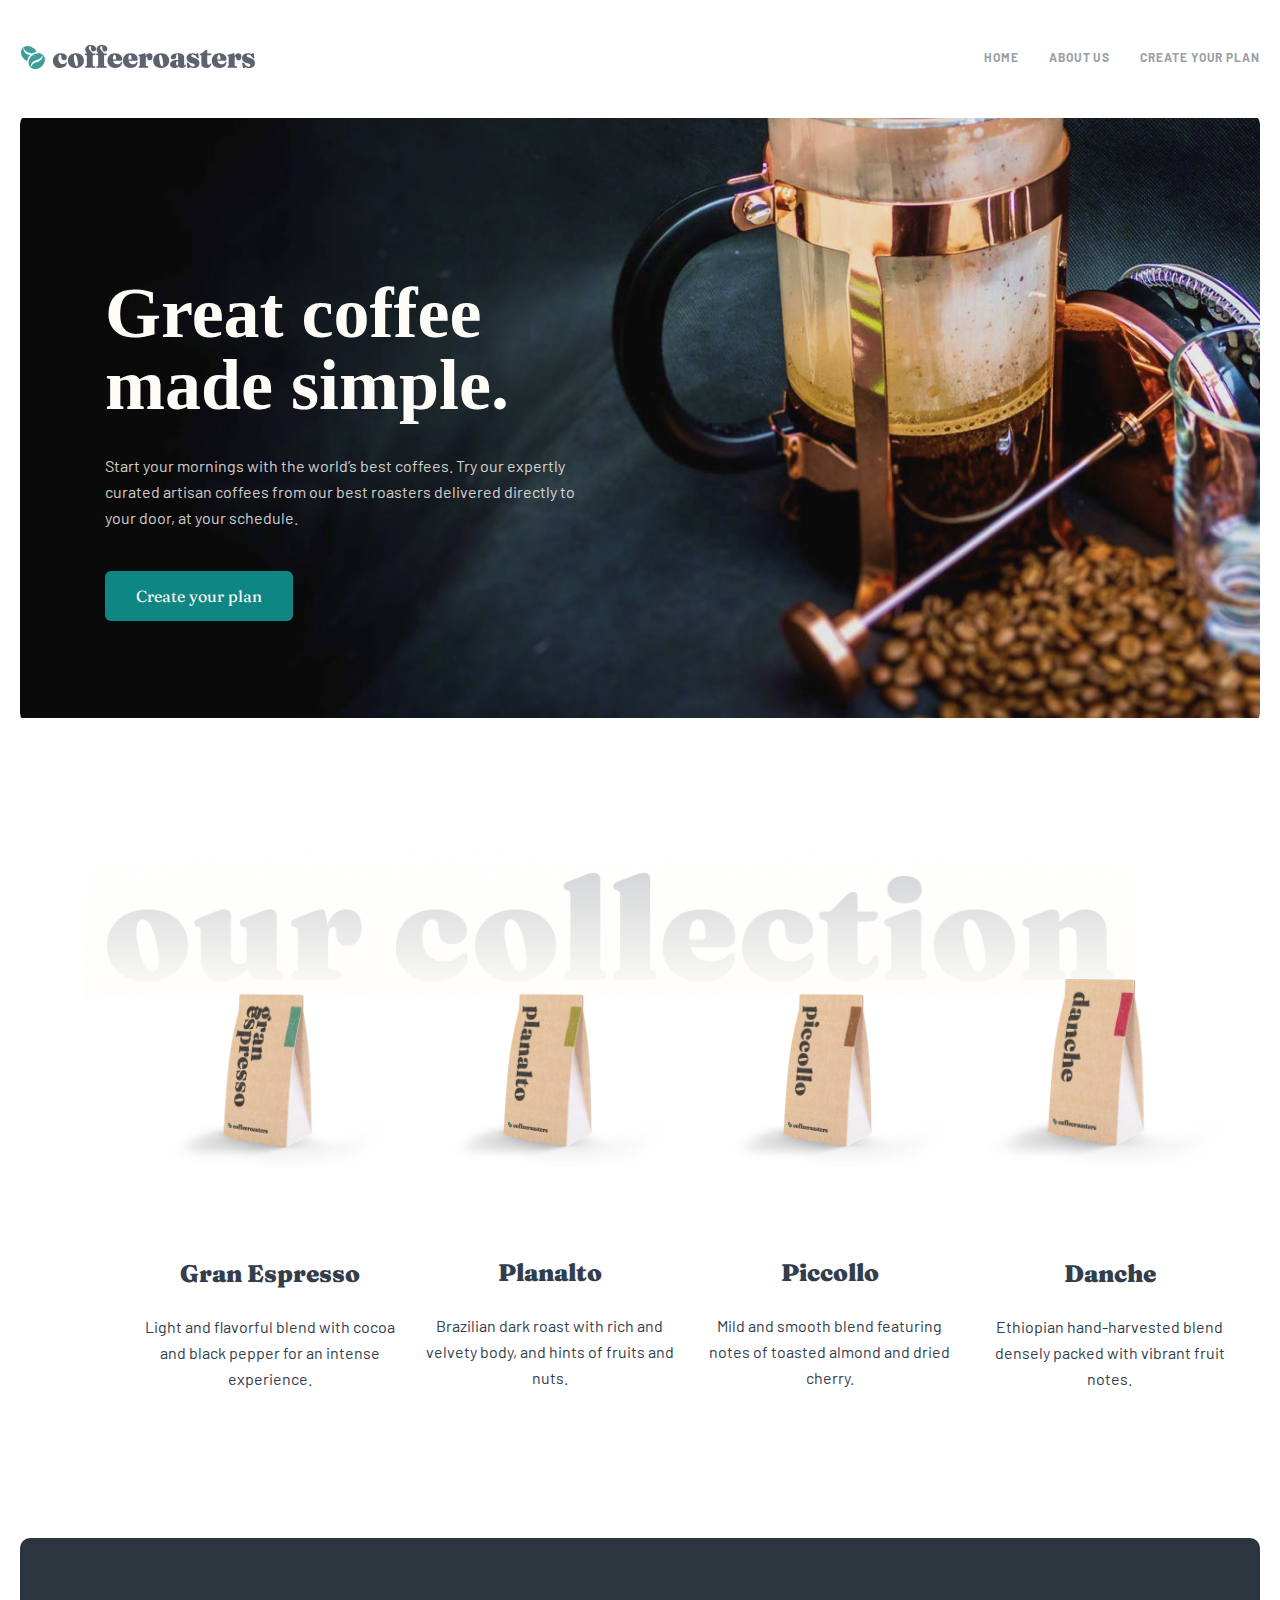
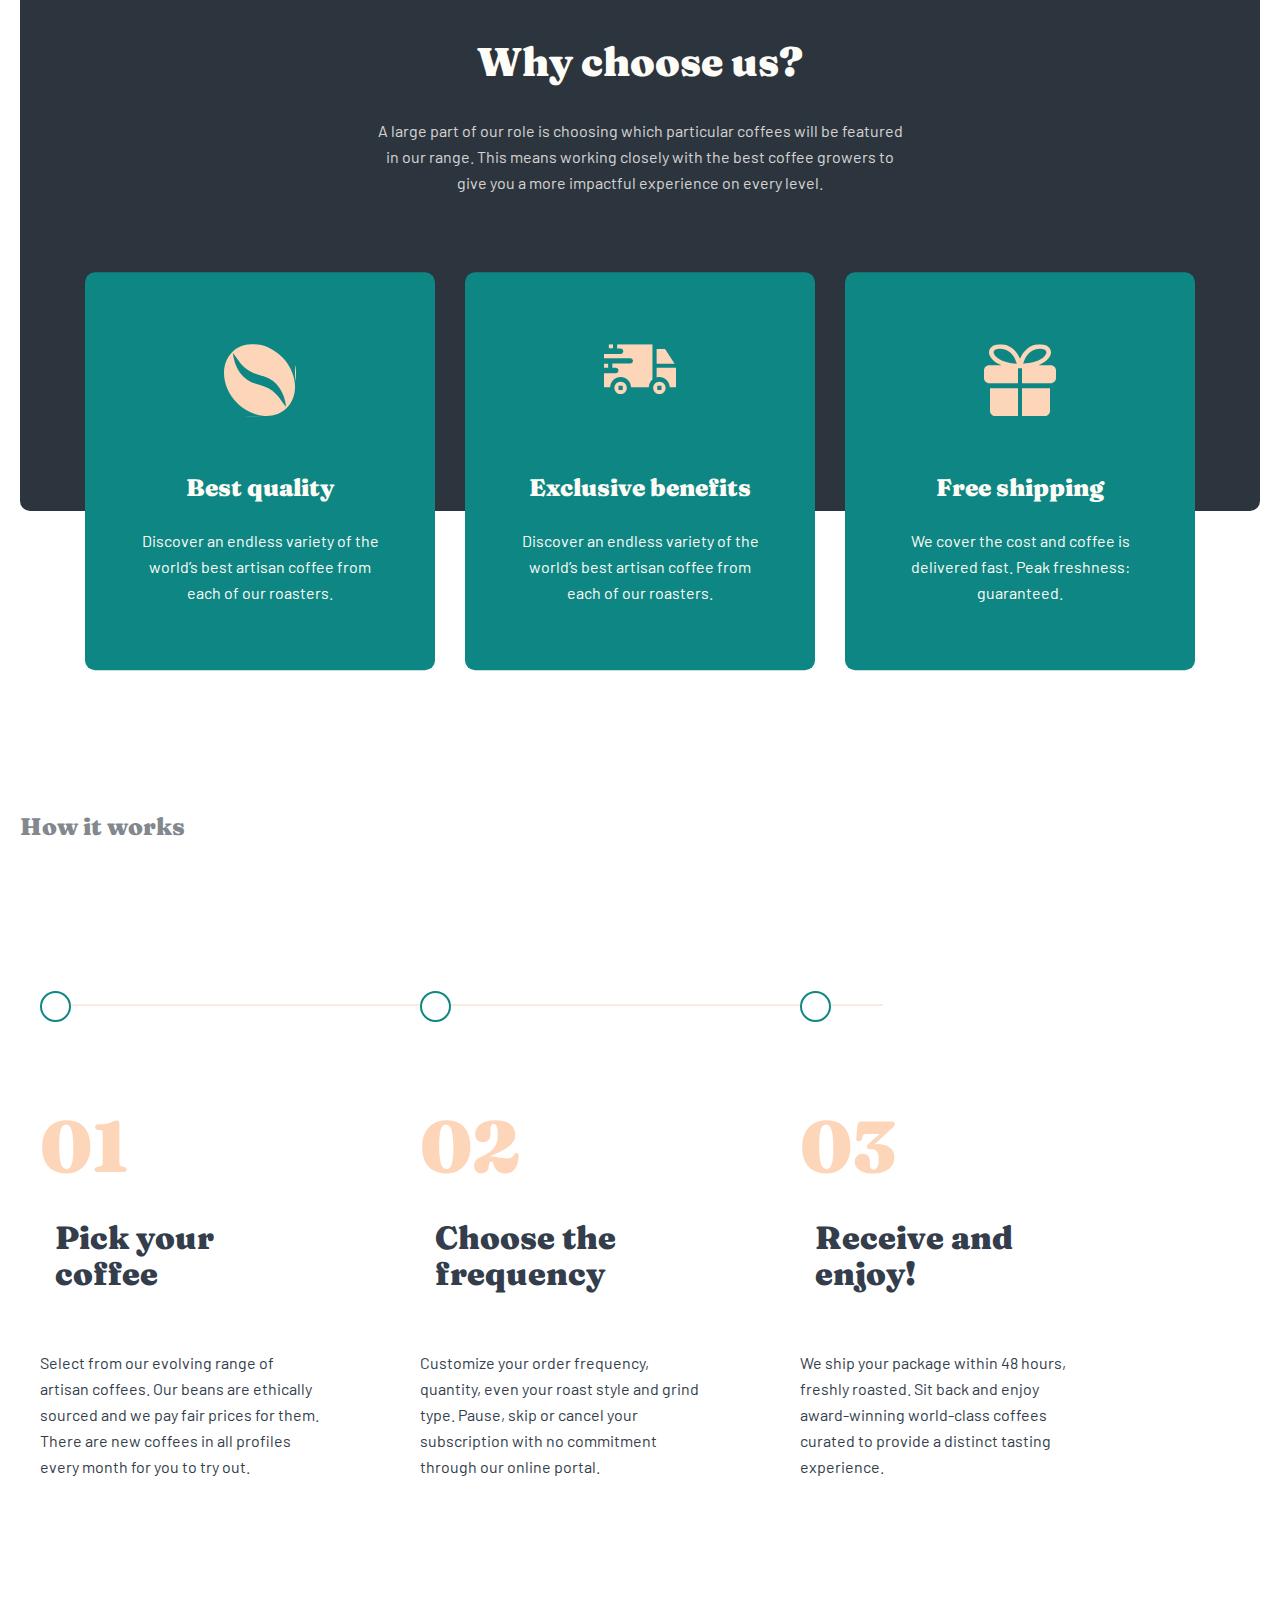
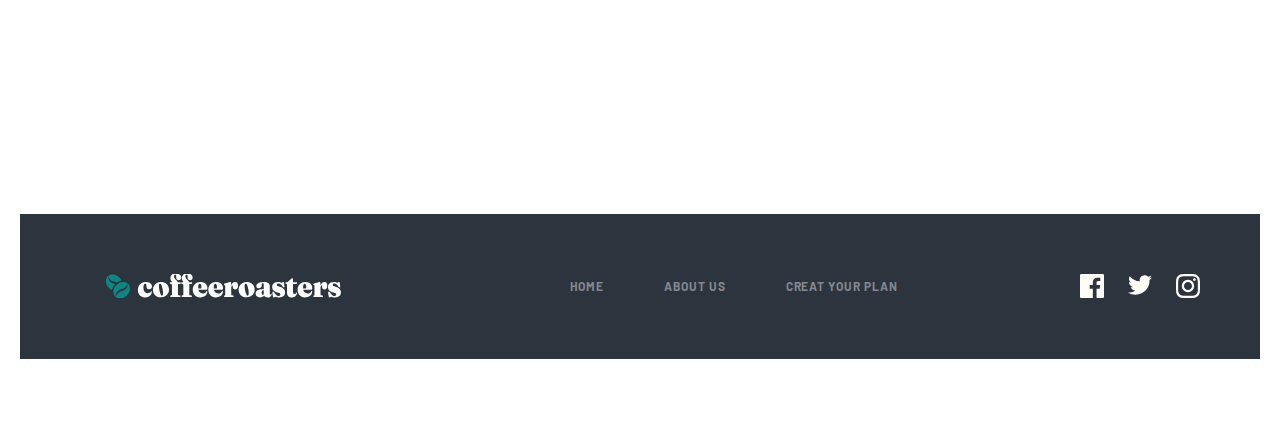
<file: index.html>
<!DOCTYPE html>
<html lang="en">
  <head>
    <meta charset="UTF-8" />
    <meta http-equiv="X-UA-Compatible" content="IE=edge" />
    <meta name="viewport" content="width=device-width, initial-scale=1.0" />
    <link rel="stylesheet" href="css/main.min.css" />
    <title>Home</title>
  </head>
  <body>
    <header class="header ">
        <div class="container">
            <a  class="header__link" href="#">
                <img class="header__link__img" src="./img/coffe logo.svg" alt="coffee logo" width="236" height="26">
            </a>
            <button class="header__menu-button" type="button">
                <span>&#9776</span>
                <!-- <span>&#x2715</span> -->
            </button>
            
            <nav class="nav">
                <div class="nav__list">
                    <div class="nav__item"><a href="index.html" class="nav__link">Home</a></div>
                    <div class="nav__item"><a href="about.html" class="nav__link">About Us</a></div>
                    <div class="nav__item"><a href="create.html" class="nav__link">Create Your Plan</a></div>
                </div>
            </nav>
        </div>
    </header>
    <section class="hero">
        <div class="container">
         <div class="hero__back">
           <div class="hero__info">
            <h1 class="hero-title">Great coffee made simple.</h1>
            <p class="hero-text">
              Start your mornings with the world’s best coffees. Try our expertly
              curated artisan coffees from our best roasters delivered directly to
              your door, at your schedule.
            </p>
            <a class="hero-link btn" href="#">Create your plan</a>
           </div>
         </div>
        </div>
      </section>
      <section class="types">
        <div class="container">
          <img
            class="types__img"
            src="./img/our img.png"
            alt="our back img"
            
          />
          <ul class="types__list">
            <li class="types__item">
            <div>
              <img class="second_container_img"
              src="./img/coffee-1.png"
              alt="types section's logo"
              
            />
            </div>
           <div class="types__info">
            <h2 class="types-heading">Gran Espresso</h2>
            <p class="types_text">
              Light and flavorful blend with cocoa and black pepper for an
              intense experience.
            </p>
           </div>
            </li>
            <li class="types__item">
             <div>
              <img class="second_container_img"
              src="./img/coffee-2.png"
              alt="types section's logo"
              
            />
             </div>
             <div  class="types__info">
              <h2 class="types-heading">Planalto</h2>
              <p class="types_text">
                Brazilian dark roast with rich and velvety body, and hints of
                fruits and nuts.
              </p>
             </div>
            </li>
            <li class="types__item">
            <div>
              <img class="second_container_img"
              src="./img/coffee-3.png"
              alt="types section's logo"
              
            />
            </div>
             <div  class="types__info">
              <h2 class="types-heading">Piccollo</h2>
              <p class="types_text">
                Mild and smooth blend featuring notes of toasted almond and dried
                cherry.
              </p>
             </div>
            </li>
            <li class="types__item">
             <div>
              <img class="second_container_img"
              src="./img/coffee-4.png"
              alt="types section's logo"
              
            />
             </div>
             <div  class="types__info">
              <h2 class="types-heading">Danche</h2>
              <p class="types_text">
                Ethiopian hand-harvested blend densely packed with vibrant fruit
                notes.
              </p>
             </div>
            </li>
          </ul>
        </div>
      </section>
      
   
      <section class="choice">
        <div class="container">
         <div class="choice__inner">
          <h2 class="choice__heading">Why choose us?</h2>
          <p class="choice__text">
            A large part of our role is choosing which particular coffees will be
            featured in our range. This means working closely with the best coffee
            growers to give you a more impactful experience on every level.
          </p>
          <ul class="choice__list">
            <li class="choice__item">
             <div class="choice__item__info">
              <h3 class="choice__item__heading">Best quality</h3>
              <p class="choice__item__text">
                Discover an endless variety of the world’s best artisan coffee
                from each of our roasters.
              </p>
             </div>
            </li>
            <li class="choice__item second__img">
             <div class="choice__item__info">
              <h3 class="choice__item__heading">Exclusive benefits</h3>
              <p class="choice__item__text">
                Discover an endless variety of the world’s best artisan coffee from each of our roasters.
              </p>
             </div>
            </li>
            <li class="choice__item third__img">
              <div class="choice__item__info">
                <h3 class="choice__item__heading">Free shipping</h3>
                <p class="choice__item__text">
                  We cover the cost and coffee is delivered fast. Peak freshness: guaranteed.
                </p>
              </div>
            </li>
          </ul>
         </div>
        </div>
      </section>
       <!-- Steps -->
       <section class="create__steps">
        <div class="container">
          <div class="steps__back">
            <h2 class="create__step__title">How it works</h2>
            <ol class="create__step">
              <li class="step-item step-item-before double">
                <h3 class="step__title">
                  <span class="step__heading__count">01</span>
                  <span class="step__heading__text"
                    >Pick your 
                    coffee</span
                  >
                  <p class="step__text">
                    Select from our evolving range of artisan coffees. Our beans
                    are ethically sourced and we pay fair prices for them. There
                    are new coffees in all profiles every month for you to try
                    out.
                  </p>
                </h3>
              </li>
              <li class="step-item step-item-before double">
                <h3 class="step__title">
                  <span class="step__heading__count">02</span>
                  <span class="step__heading__text">Choose the frequency</span>
                  <p class="step__text">
                    Customize your order frequency, quantity, even your roast
                    style and grind type. Pause, skip or cancel your subscription
                    with no commitment through our online portal.
                  </p>
                </h3>
              </li>
              <li class="step-item step-item-before double">
                <h3 class="step__title">
                  <span class="step__heading__count">03</span>
                  <span class="step__heading__text">Receive and enjoy!</span>
                  <p class="step__text">
                    We ship your package within 48 hours, freshly roasted. Sit
                    back and enjoy award-winning world-class coffees curated to
                    provide a distinct tasting experience.
                  </p>
                </h3>
              </li>
            </ol>
          
          </div>
        </div>
      </section>
      <footer class="footer">
        <div class="container">
          <div class="footer__back">
            <div class="footer__info">
              <a class="footer__logo__Image" href="#">
                <img
                  src="img/Group 5.svg"
                  alt="footer logo coffee"
                  width="236"
                  height="24"
              /></a>
            </div>
              <div class="lists">
                <ul class="footer-list">
                  <li class="footer-item">
                    <a class="footer-link" href="index.html">Home</a>
                  </li>
                  <li class="footer-item">
                    <a class="footer-link" href="about.html">About Us</a>
                  </li>
                  <li class="footer-item">
                    <a class="footer-link" href="create.html">Creat your plan</a>
                  </li>
                </ul>
              </div>
            
            <div class="footer__icons">
              <a href="#"><img src="./img/facebook.svg" alt="icon facebook" /></a>
              <a href="#"><img src="./img/twitter.svg" alt="icon twitter" /></a>
              <a href="#"><img src="./img/instagram.svg" alt="icon instagram" /></a>
            </div>
          </div>
        </div>
      </footer>
    <script src="js/main.js"></script>
  </body>
</html>
</file>
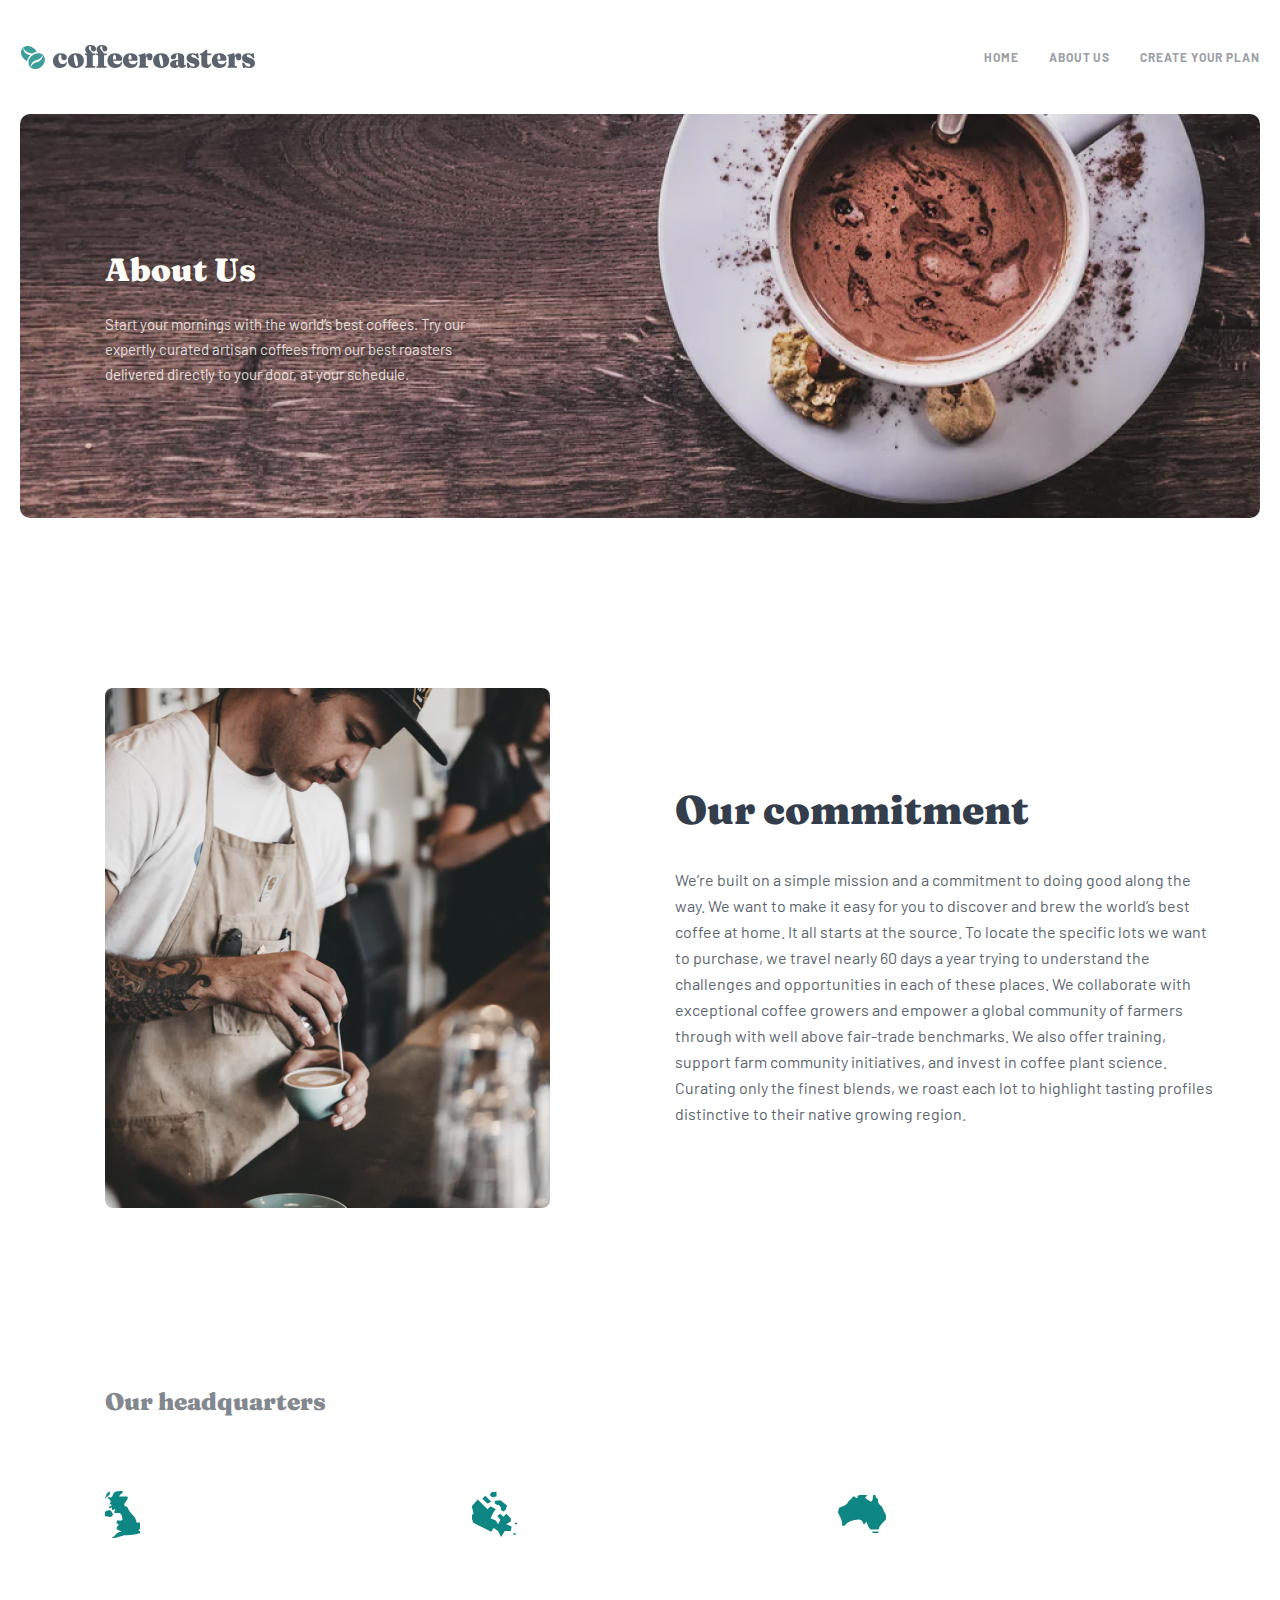
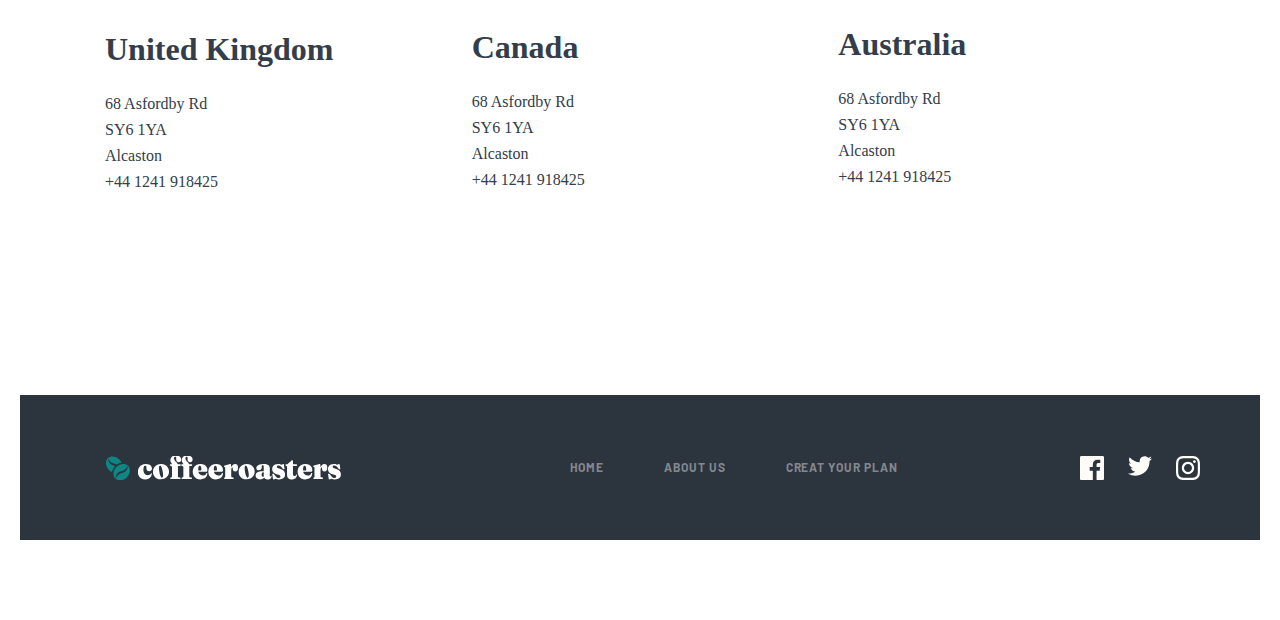
<file: about.html>
<!DOCTYPE html>
<html lang="en">
<head>
    <meta charset="UTF-8">
    <meta http-equiv="X-UA-Compatible" content="IE=edge">
    <meta name="viewport" content="width=device-width, initial-scale=1.0">
    <link rel="stylesheet" href="css/main.min.css">
    <title>About Us</title>
</head>
<body>
    <header class="header ">
        <div class="container">
            <a  class="header__link" href="#">
                <img class="header__link__img" src="./img/coffe logo.svg" alt="coffee logo" width="236" height="26">
            </a>
            <button class="header__menu-button" type="button">
                <span>&#9776</span>
                <!-- <span>&#x2715</span> -->
            </button>
            
            <nav class="nav">
                <div class="nav__list">
                    <div class="nav__item"><a href="index.html" class="nav__link">Home</a></div>
                    <div class="nav__item"><a href="about.html" class="nav__link">About Us</a></div>
                    <div class="nav__item"><a href="create.html" class="nav__link">Create Your Plan</a></div>
                </div>
            </nav>
        </div>
    </header>
    <section class="hero__about">
        <div class="container">
          <div class="hero__container__back">
            <div class="hero__info">
              <h1 class="hero__about-title">About Us</h1>
              <p class="hero__about-text">
                Start your mornings with the world’s best coffees. Try our expertly
                curated artisan coffees from our best roasters delivered directly to
                your door, at your schedule.
              </p>
            </div>
          </div>
        </div>
      </section>
      <section class="commitment">
        <div class="container">
          <div class="commitment__info">
            <div>
              <img
                class="commitment__img"
                src="./img/working boy.png"
                alt="working boy"
              />
            </div>
            <div class="commitment_info">
              <h2 class="commitment__title">Our commitment</h2>
              <p class="commitment__text">
                We’re built on a simple mission and a commitment to doing good
                along the way. We want to make it easy for you to discover and
                brew the world’s best coffee at home. It all starts at the source.
                To locate the specific lots we want to purchase, we travel nearly
                60 days a year trying to understand the challenges and
                opportunities in each of these places. We collaborate with
                exceptional coffee growers and empower a global community of
                farmers through with well above fair-trade benchmarks. We also
                offer training, support farm community initiatives, and invest in
                coffee plant science. Curating only the finest blends, we roast
                each lot to highlight tasting profiles distinctive to their native
                growing region.
              </p>
            </div>
          </div>
        </div>
      </section>
      <section class="card">
        <div class="container">
          <h3 class="card__title">Our headquarters</h3>
          <ul class="card__list">
            <li class="card__item">
              <img
                class="card__img"
                src="./img/united kingdom icon.svg"
                alt="united kingdom icon"
                width="35"
                height="49"
              />
              <h4 class="card-inside__heading">United Kingdom</h4>
              <a class="card__link" href="#"> 68 Asfordby Rd</a>
              <a class="card__link" href="#"> SY6 1YA</a>
              <a class="card__link" href="#">Alcaston</a>
              <a class="card__link" href="tel:+44 1241 918425">+44 1241 918425</a>
            </li>
            <li class="card__item">
              <img
                class="card__img"
                src="./img/canada icon.svg"
                alt="canada kingdom icon"
                width="45"
                height="45"
              />
              <h4 class="card-inside__heading">Canada</h4>
              <a class="card__link" href="#"> 68 Asfordby Rd</a>
              <a class="card__link" href="#"> SY6 1YA</a>
              <a class="card__link" href="#">Alcaston</a>
              <a class="card__link" href="tel:+44 1241 918425">+44 1241 918425</a>
            </li>
            <li class="card__item">
              <img
                class="card__img"
                src="./img/australia icon.svg"
                alt="australia kingdom icon"
                width="48"
                height="38"
              />
              <h4 class="card-inside__heading">Australia</h4>
              <a class="card__link" href="#"> 68 Asfordby Rd</a>
              <a class="card__link" href="#"> SY6 1YA</a>
              <a class="card__link" href="#">Alcaston</a>
              <a class="card__link" href="tel:+44 1241 918425">+44 1241 918425</a>
            </li>
          </ul>
        </div>
      </section>
      <footer class="footer">
        <div class="container">
          <div class="footer__back">
            <div class="footer__info">
              <a class="footer__logo__Image" href="#">
                <img
                  src="img/Group 5.svg"
                  alt="footer logo coffee"
                  width="236"
                  height="24"
              /></a>
            </div>
              <div class="lists">
                <ul class="footer-list">
                  <li class="footer-item">
                    <a class="footer-link" href="index.html">Home</a>
                  </li>
                  <li class="footer-item">
                    <a class="footer-link" href="about.html">About Us</a>
                  </li>
                  <li class="footer-item">
                    <a class="footer-link" href="create.html">Creat your plan</a>
                  </li>
                </ul>
              </div>
            
            <div class="footer__icons">
              <a href="#"><img src="./img/facebook.svg" alt="icon facebook" /></a>
              <a href="#"><img src="./img/twitter.svg" alt="icon twitter" /></a>
              <a href="#"><img src="./img/instagram.svg" alt="icon instagram" /></a>
            </div>
          </div>
        </div>
      </footer>
      <script src="js/main.js"></script>
</body>
</html>
</file>
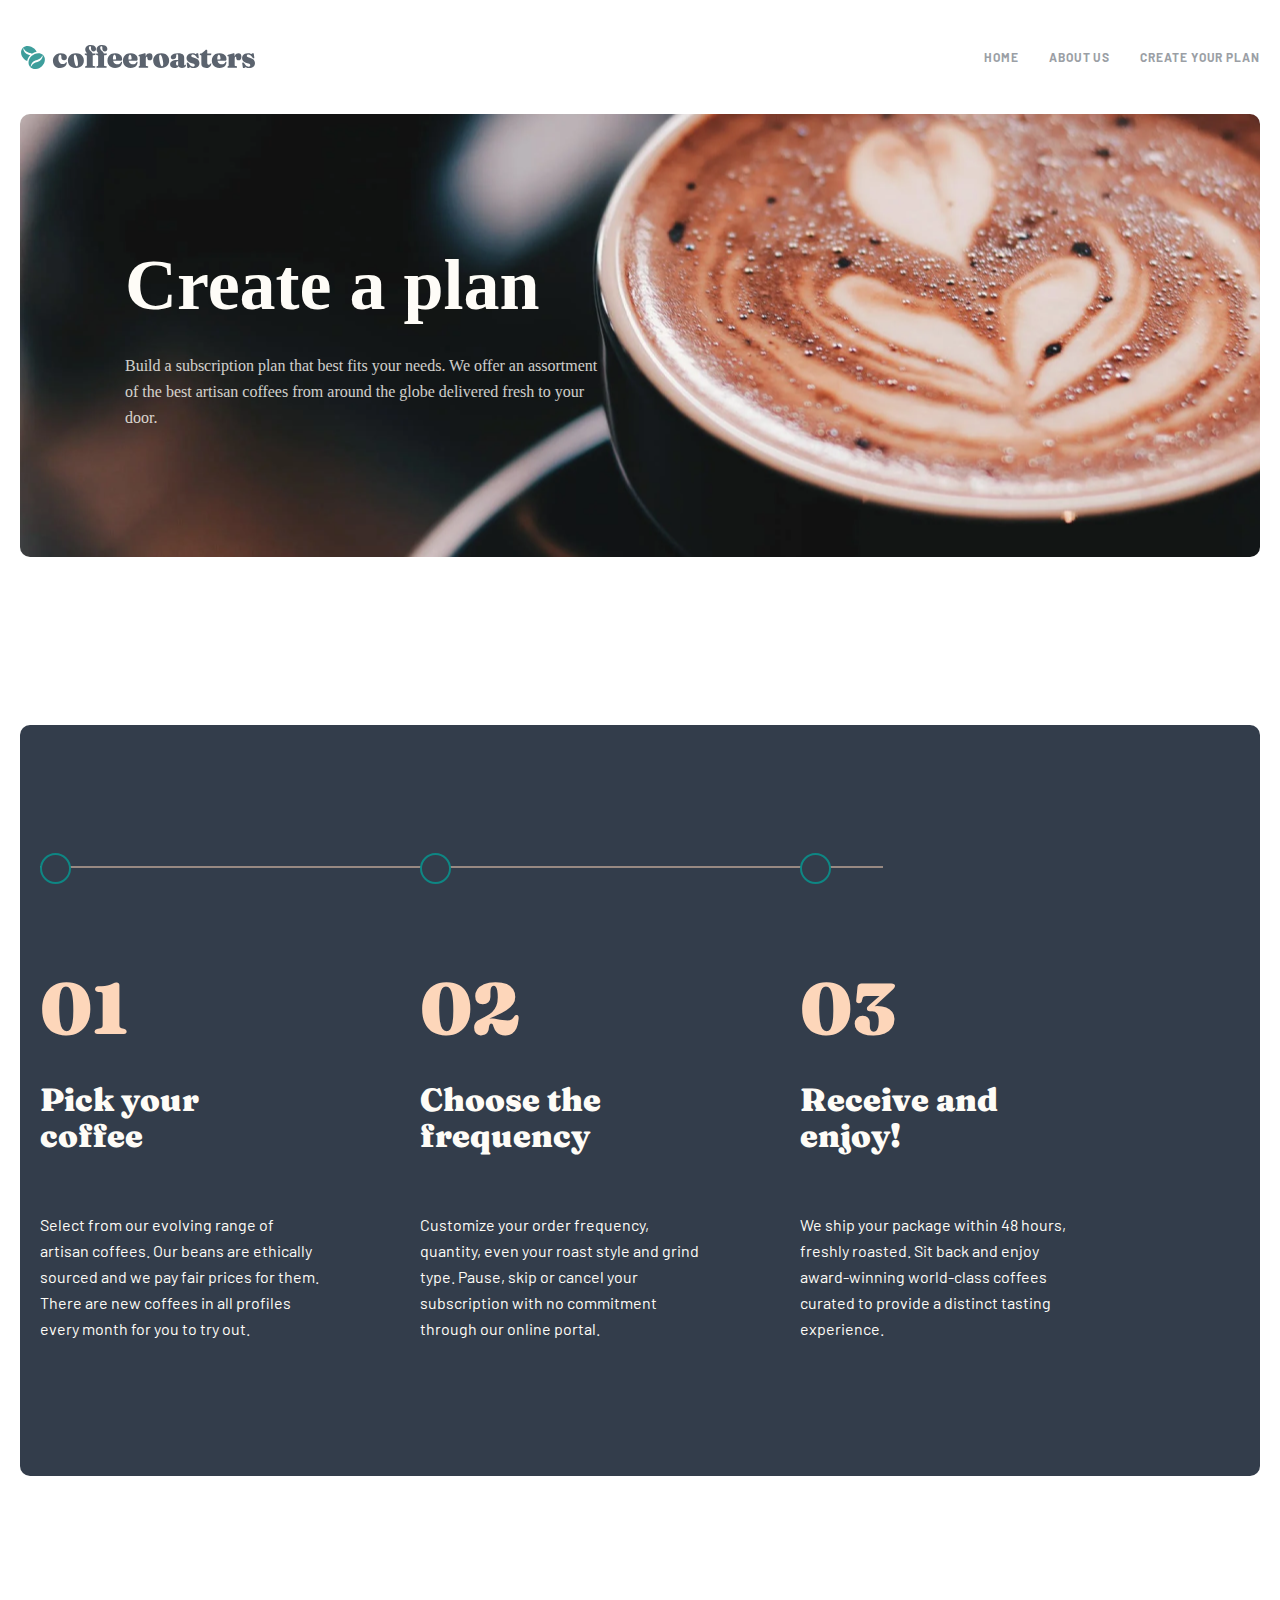
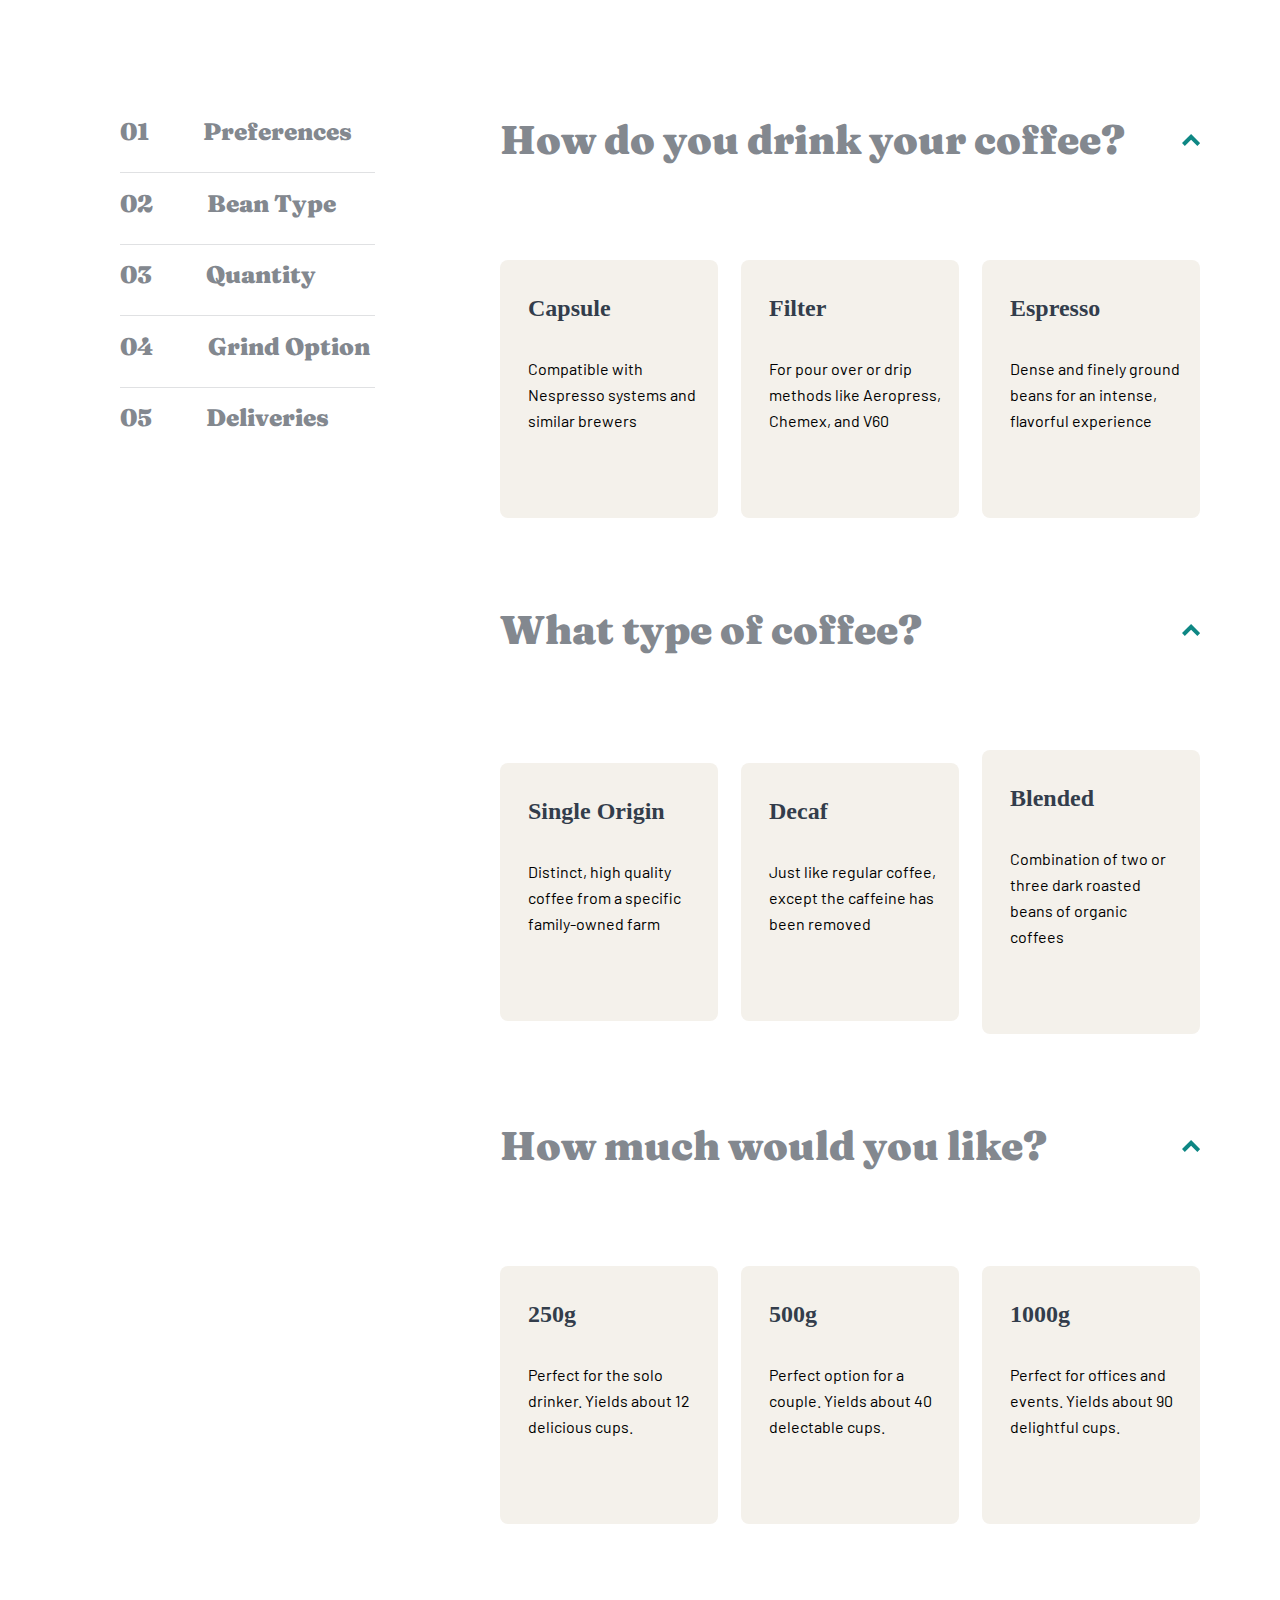
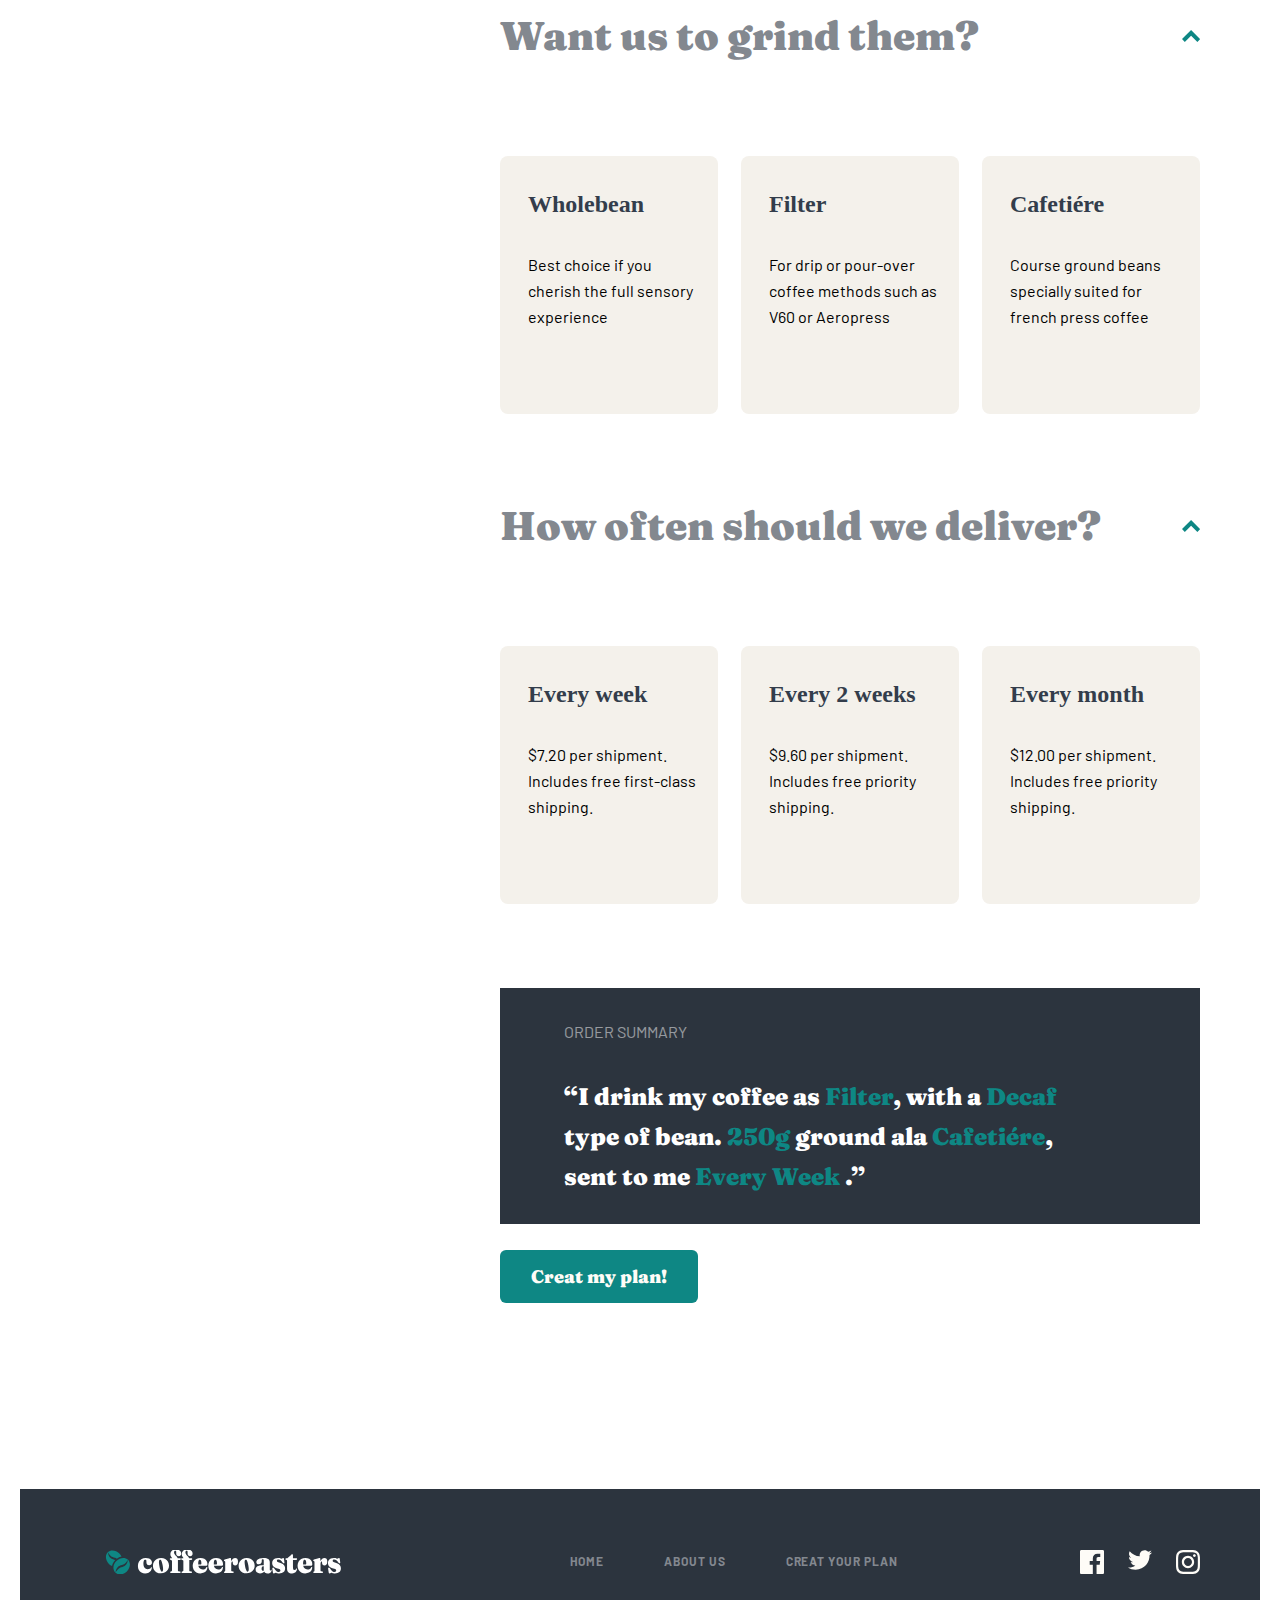
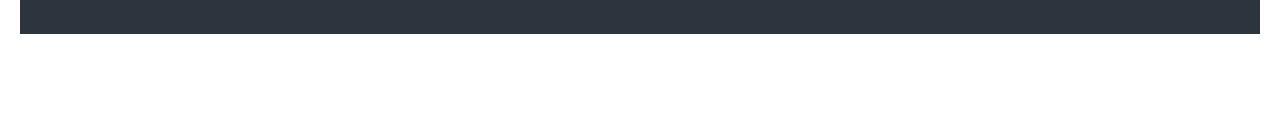
<file: create.html>
<!DOCTYPE html>
<html lang="en">
<head>
    <meta charset="UTF-8">
    <meta http-equiv="X-UA-Compatible" content="IE=edge">
    <meta name="viewport" content="width=device-width, initial-scale=1.0">
    <link rel="stylesheet" href="css/main.min.css">
    <title>Create</title>
</head>
<body>
    <header class="header ">
        <div class="container">
            <a  class="header__link" href="#">
                <img class="header__link__img" src="./img/coffe logo.svg" alt="coffee logo" width="236" height="26">
            </a>
            <button class="header__menu-button" type="button">
                <span>&#9776</span>
                <!-- <span>&#x2715</span> -->
            </button>
            
            <nav class="nav">
                <div class="nav__list">
                    <div class="nav__item"><a href="index.html" class="nav__link">Home</a></div>
                    <div class="nav__item"><a href="about.html" class="nav__link">About Us</a></div>
                    <div class="nav__item"><a href="create.html" class="nav__link">Create Your Plan</a></div>
                </div>
            </nav>
        </div>
    </header>
     <!-- Create-Hero -->
     <section class="create__hero">
        <div class="container">
          <div class="create__hero__back">
            <div class="create__hero__info">
                <h1 class="create-title">Create a plan</h1>
                <p class="create-text">
                  Build a subscription plan that best fits your needs. We offer an
                  assortment of the best artisan coffees from around the globe
                  delivered fresh to your door.
                </p>
              </div>
          </div>
        </div>
      </section>
      <section class="create__steps">
        <div class="container">
          <div class="create__steps__back">
            <ol class="create__step">
              <li class="step-item step-item-before">
                <h3 class="step__title">
                  <span class="step__heading__count">01</span>
                  <span class="create__heading__text"
                    >Pick your 
                    coffee</span
                  >
                  <p class="create__text">
                    Select from our evolving range of artisan coffees. Our beans
                    are ethically sourced and we pay fair prices for them. There
                    are new coffees in all profiles every month for you to try
                    out.
                  </p>
                </h3>
              </li>
              <li class="step-item step-item-before">
                <h3 class="step__title">
                  <span class="step__heading__count">02</span>
                  <span class="create__heading__text">Choose the frequency</span>
                  <p class="create__text">
                    Customize your order frequency, quantity, even your roast
                    style and grind type. Pause, skip or cancel your subscription
                    with no commitment through our online portal.
                  </p>
                </h3>
              </li>
              <li class="step-item step-item-before">
                <h3 class="step__title">
                  <span class="step__heading__count">03</span>
                  <span class="create__heading__text">Receive and enjoy!</span>
                  <p class="create__text">
                    We ship your package within 48 hours, freshly roasted. Sit
                    back and enjoy award-winning world-class coffees curated to
                    provide a distinct tasting experience.
                  </p>
                </h3>
              </li>
            </ol>
          </div>
        </div>
      </section>
      <section class="radio">
        <div class="container">
          <div>
            <ol class="left__radio">
              <li class="left__radio__item">
                <a href="#capsule" class="left__radio__link">
                  <span class="radio__number">01</span>
                  <span class="radio__text">Preferences</span>
                  <span class="radio__line"></span>
                </a>
              </li>
              <li class="left__radio__item">
                <a href="#single" class="left__radio__link">
                  <span class="radio__number">02</span>
                  <span class="radio__text">Bean Type</span>
                  <span class="radio__line"></span>
                </a>
              </li>
              <li class="left__radio__item">
                <a href="#gram" class="left__radio__link">
                  <span class="radio__number">03</span>
                  <span class="radio__text">Quantity</span>
                  <span class="radio__line"></span>
                </a>
              </li>
              <li class="left__radio__item">
                <a href="#whole" class="left__radio__link">
                  <span class="radio__number">04</span>
                  <span class="radio__text">Grind Option</span>
                  <span class="radio__line"></span>
                </a>
              </li>
              <li class="left__radio__item">
                <a href="#every" class="left__radio__link">
                  <span class="radio__number">05</span>
                  <span class="radio__text">Deliveries</span>
                </a>
              </li>
            </ol>
          </div>
          <div>
            <div class="radio__right">
              <h3 class="radio__right__title" id="capsule">
                How do you drink your coffee?
              </h3>
              <div class="radio__right__first">
                <div class="radio_labels">
                  <label>
                    <input
                      class="input visually-hidden"
                      type="radio"
                      name="camsule"
                      value="puoug"
                      required
                    />
                    <div class="capsule-item">
                      <h4 class="capsule__item__title">Capsule</h4>
                      <p class="capsule__item__text">
                        Compatible with Nespresso systems and similar brewers
                      </p>
                    </div>
                  </label>
                </div>
                <div class="radio_labels">
                  <label>
                    <input
                      class="input visually-hidden"
                      type="radio"
                      name="camsule"
                      value="lhvli"
                      required
                    />
                    <div class="capsule-item">
                      <h4 class="capsule__item__title">Filter</h4>
                      <p class="capsule__item__text">
                        For pour over or drip methods like Aeropress, Chemex, and
                        V60
                      </p>
                    </div>
                  </label>
                </div>
                <div class="radio_labels">
                  <label>
                    <input
                      class="input visually-hidden"
                      type="radio"
                      name="camsule"
                      value="fgh"
                      required
                    />
                    <div class="capsule-item">
                      <h4 class="capsule__item__title">Espresso</h4>
                      <p class="capsule__item__text">
                        Dense and finely ground beans for an intense, flavorful
                        experience
                      </p>
                    </div>
                  </label>
                </div>
              </div>
            </div>
            <div class="radio__right">
              <h3 class="radio__right__title second__title" id="single">
                What type of coffee?
              </h3>
              <div class="radio__right__first">
                <div class="radio_labels">
                  <label>
                    <input
                      class="input visually-hidden"
                      type="radio"
                      name="camsule"
                    />
                    <div class="capsule-item">
                      <h4 class="capsule__item__title">Single Origin</h4>
                      <p class="capsule__item__text">
                        Distinct, high quality coffee from a specific family-owned
                        farm
                      </p>
                    </div>
                  </label>
                </div>
                <div class="radio_labels">
                  <label>
                    <input
                      class="input visually-hidden"
                      type="radio"
                      name="camsule"
                    />
                    <div class="capsule-item">
                      <h4 class="capsule__item__title">Decaf</h4>
                      <p class="capsule__item__text">
                        Just like regular coffee, except the caffeine has been
                        removed
                      </p>
                    </div>
                  </label>
                </div>
                <div class="radio_labels">
                  <label>
                    <input
                      class="input visually-hidden"
                      type="radio"
                      name="camsule"
                    />
                    <div class="capsule-item">
                      <h4 class="capsule__item__title">Blended</h4>
                      <p class="capsule__item__text">
                        Combination of two or three dark roasted beans of organic
                        coffees
                      </p>
                    </div>
                  </label>
                </div>
              </div>
            </div>
            <div class="radio__right">
              <h3 class="radio__right__title second__title" id="gram">
                How much would you like?
              </h3>
              <div class="radio__right__first">
                <div class="radio_labels">
                  <label>
                    <input
                      class="input visually-hidden"
                      type="radio"
                      name="camsule"
                    />
                    <div class="capsule-item">
                      <h4 class="capsule__item__title">250g</h4>
                      <p class="capsule__item__text">
                        Perfect for the solo drinker. Yields about 12 delicious
                        cups.
                      </p>
                    </div>
                  </label>
                </div>
                <div class="radio_labels">
                  <label>
                    <input
                      class="input visually-hidden"
                      type="radio"
                      name="camsule"
                    />
                    <div class="capsule-item">
                      <h4 class="capsule__item__title">500g</h4>
                      <p class="capsule__item__text">
                        Perfect option for a couple. Yields about 40 delectable
                        cups.
                      </p>
                    </div>
                  </label>
                </div>
                <div class="radio_labels">
                  <label>
                    <input
                      class="input visually-hidden"
                      type="radio"
                      name="camsule"
                    />
                    <div class="capsule-item">
                      <h4 class="capsule__item__title">1000g</h4>
                      <p class="capsule__item__text">
                        Perfect for offices and events. Yields about 90 delightful
                        cups.
                      </p>
                    </div>
                  </label>
                </div>
              </div>
            </div>
            <div class="radio__right">
              <h3 class="radio__right__title second__title" id="whole">
                Want us to grind them?
              </h3>
              <div class="radio__right__first">
                <div class="radio_labels">
                  <label>
                    <input
                      class="input visually-hidden"
                      type="radio"
                      name="camsule"
                    />
                    <div class="capsule-item">
                      <h4 class="capsule__item__title">Wholebean</h4>
                      <p class="capsule__item__text">
                        Best choice if you cherish the full sensory experience
                      </p>
                    </div>
                  </label>
                </div>
                <div class="radio_labels">
                  <label>
                    <input
                      class="input visually-hidden"
                      type="radio"
                      name="camsule"
                    />
                    <div class="capsule-item">
                      <h4 class="capsule__item__title">Filter</h4>
                      <p class="capsule__item__text">
                        For drip or pour-over coffee methods such as V60 or
                        Aeropress
                      </p>
                    </div>
                  </label>
                </div>
                <div class="radio_labels">
                  <label>
                    <input
                      class="input visually-hidden"
                      type="radio"
                      name="camsule"
                    />
                    <div class="capsule-item">
                      <h4 class="capsule__item__title">Cafetiére</h4>
                      <p class="capsule__item__text">
                        Course ground beans specially suited for french press
                        coffee
                      </p>
                    </div>
                  </label>
                </div>
              </div>
            </div>
            <div class="radio__right">
              <h3 class="radio__right__title second__title" id="every">
                How often should we deliver?
              </h3>
              <div class="radio__right__first">
                <div class="radio_labels">
                  <label>
                    <input
                      class="input visually-hidden"
                      type="radio"
                      name="camsule"
                    />
                    <div class="capsule-item">
                      <h4 class="capsule__item__title">Every week</h4>
                      <p class="capsule__item__text">
                        $7.20 per shipment. Includes free first-class shipping.
                      </p>
                    </div>
                  </label>
                </div>
                <div class="radio_labels">
                  <label>
                    <input
                      class="input visually-hidden"
                      type="radio"
                      name="camsule"
                    />
                    <div class="capsule-item">
                      <h4 class="capsule__item__title">Every 2 weeks</h4>
                      <p class="capsule__item__text">
                        $9.60 per shipment. Includes free priority shipping.
                      </p>
                    </div>
                  </label>
                </div>
                <div class="radio_labels">
                  <label>
                    <input
                      class="input visually-hidden"
                      type="radio"
                      name="camsule"
                    />
                    <div class="capsule-item">
                      <h4 class="capsule__item__title">Every month</h4>
                      <p class="capsule__item__text">
                        $12.00 per shipment. Includes free priority shipping.
                      </p>
                    </div>
                  </label>
                </div>
              </div>
            </div>
            <div class="radio__footer">
              <h4 class="radio__footer__title">Order Summary</h4>
              <p class="radio__footer__text">
                “I drink my coffee as <span class="color-aqua">Filter</span>, with
                a <span class="color-aqua">Decaf</span> type of bean.
                <span class="color-aqua">250g</span> ground ala
                <span class="color-aqua">Cafetiére</span>, sent to me
                <span class="color-aqua">Every Week</span> .”
              </p>
            </div>
            <a class="radio-link btn" href="create.html">Creat my plan!</a>
          </div>
        </div>
      </section>
      <footer class="footer">
        <div class="container">
          <div class="footer__back">
            <div class="footer__info">
              <a class="footer__logo__Image" href="#">
                <img
                  src="img/Group 5.svg"
                  alt="footer logo coffee"
                  width="236"
                  height="24"
              /></a>
            </div>
              <div class="lists">
                <ul class="footer-list">
                  <li class="footer-item">
                    <a class="footer-link" href="index.html">Home</a>
                  </li>
                  <li class="footer-item">
                    <a class="footer-link" href="about.html">About Us</a>
                  </li>
                  <li class="footer-item">
                    <a class="footer-link" href="create.html">Creat your plan</a>
                  </li>
                </ul>
              </div>
            
            <div class="footer__icons">
              <a href="#"><img src="./img/facebook.svg" alt="icon facebook" /></a>
              <a href="#"><img src="./img/twitter.svg" alt="icon twitter" /></a>
              <a href="#"><img src="./img/instagram.svg" alt="icon instagram" /></a>
            </div>
          </div>
        </div>
      </footer>
      <script src="js/main.js"></script>
</body>
</html>
</file>
<file: css/main.min.css>
/*! normalize.css v8.0.1 | MIT License | github.com/necolas/normalize.css */html{line-height:1.15;-webkit-text-size-adjust:100%}body{margin:0}main{display:block}h1{font-size:2em;margin:0.67em 0}hr{-webkit-box-sizing:content-box;box-sizing:content-box;height:0;overflow:visible}pre{font-family:monospace, monospace;font-size:1em}a{background-color:transparent}abbr[title]{border-bottom:none;text-decoration:underline;-webkit-text-decoration:underline dotted;text-decoration:underline dotted}b,strong{font-weight:bolder}code,kbd,samp{font-family:monospace, monospace;font-size:1em}small{font-size:80%}sub,sup{font-size:75%;line-height:0;position:relative;vertical-align:baseline}sub{bottom:-0.25em}sup{top:-0.5em}img{border-style:none}button,input,optgroup,select,textarea{font-family:inherit;font-size:100%;line-height:1.15;margin:0}button,input{overflow:visible}button,select{text-transform:none}button,[type="button"],[type="reset"],[type="submit"]{-webkit-appearance:button}button::-moz-focus-inner,[type="button"]::-moz-focus-inner,[type="reset"]::-moz-focus-inner,[type="submit"]::-moz-focus-inner{border-style:none;padding:0}button:-moz-focusring,[type="button"]:-moz-focusring,[type="reset"]:-moz-focusring,[type="submit"]:-moz-focusring{outline:1px dotted ButtonText}fieldset{padding:0.35em 0.75em 0.625em}legend{-webkit-box-sizing:border-box;box-sizing:border-box;color:inherit;display:table;max-width:100%;padding:0;white-space:normal}progress{vertical-align:baseline}textarea{overflow:auto}[type="checkbox"],[type="radio"]{-webkit-box-sizing:border-box;box-sizing:border-box;padding:0}[type="number"]::-webkit-inner-spin-button,[type="number"]::-webkit-outer-spin-button{height:auto}[type="search"]{-webkit-appearance:textfield;outline-offset:-2px}[type="search"]::-webkit-search-decoration{-webkit-appearance:none}::-webkit-file-upload-button{-webkit-appearance:button;font:inherit}details{display:block}summary{display:list-item}template{display:none}[hidden]{display:none}*{-webkit-box-sizing:border-box;box-sizing:border-box;scroll-behavior:smooth}body{margin:0;padding:0}img{vertical-align:middle;-o-object-fit:cover;object-fit:cover}.container{max-width:1320px;width:100%;padding:0 20px;margin:0 auto}.btn{font-family:"Fraunces";max-width:220px;width:100%;padding:15px 31px;background-color:#0e8784;color:#fefcf7;border-radius:6px;border:none;text-decoration:none;-webkit-transition:background-color 0.2s ease;transition:background-color 0.2s ease}.btn:hover{background:#66d2cf}.btn:active{background:#e2dedb}.visually-hidden{clip:rect(0 0 0 0);-webkit-clip-path:inset(50%);clip-path:inset(50%);height:1px;overflow:hidden;position:absolute;white-space:nowrap;width:1px}.header .container{display:-webkit-box;display:-ms-flexbox;display:flex;-webkit-box-align:center;-ms-flex-align:center;align-items:center;-webkit-box-pack:justify;-ms-flex-pack:justify;justify-content:space-between;padding:44px 20px}.header{background-color:#fff;opacity:.8;z-index:1001}.header__menu-button{color:#000;font-size:20px;font-weight:900;background-color:transparent;cursor:pointer;display:none;border:none}@media only screen and (max-width: 768px){.header__menu-button{display:block;z-index:101}.header__menu-button:checked:nth-child(2){display:block}.nav{display:none}.header--active .nav{position:fixed;top:100px;left:0;bottom:0;width:100%;height:100%;background-color:#fff;z-index:100;display:block}.header--active .nav__list{display:-webkit-box;display:-ms-flexbox;display:flex;-webkit-box-orient:vertical;-webkit-box-direction:normal;-ms-flex-direction:column;flex-direction:column}.header--active .nav__item+.nav__item{margin-left:0;margin-top:30px}}@media only screen and (max-width: 575px){.header__link{width:236px}}@font-face{font-family:'Barlow';font-style:normal;font-weight:400;src:local(""),url("../fonts/barlow-v5-latin-regular.woff2") format("woff2"),url("../fonts/barlow-v5-latin-regular.woff") format("woff")}@font-face{font-family:'Barlow';font-style:normal;font-weight:700;src:local(""),url("../fonts/barlow-v5-latin-700.woff2") format("woff2"),url("../fonts/barlow-v5-latin-700.woff") format("woff")}@font-face{font-family:'Fraunces';font-style:normal;font-weight:400;src:local(""),url("../fonts/fraunces-v10-latin-regular.woff2") format("woff2"),url("../fonts/fraunces-v10-latin-regular.woff") format("woff")}@font-face{font-family:'Fraunces';font-style:normal;font-weight:900;src:local(""),url("../fonts/fraunces-v10-latin-900.woff2") format("woff2"),url("../fonts/fraunces-v10-latin-900.woff") format("woff")}.nav__list{display:-webkit-box;display:-ms-flexbox;display:flex;-webkit-box-align:center;-ms-flex-align:center;align-items:center;list-style-type:none;margin:0;padding:0}.nav__item+.nav__item{margin-left:30px}.nav__link{text-decoration:none;font-family:"Barlow";font-style:normal;font-weight:bold;font-size:12px;line-height:15px;letter-spacing:0.923077px;text-transform:uppercase;color:#83888f}.nav__link:hover{color:#000}@media only screen and (max-width: 768px){.nav__link{font-weight:900;font-size:24px;line-height:32px;text-align:center;color:#333d4b}}.hero{margin-bottom:256px}.hero__back{background-image:url("../../img/great.png");background-repeat:no-repeat;background-position:center;max-width:1320px;width:100%;margin:0;padding:0;border-radius:10px}.hero__info{padding:115px 0 116px 85px}.hero-title{margin-bottom:32px;max-width:495px;width:100%;font-family:"Fraunces ";font-style:normal;font-weight:900;font-size:72px;line-height:72px;color:#fefcf7}.hero-text{margin-bottom:56px;max-width:495px;width:100%;font-family:"Barlow";font-style:normal;font-weight:400;font-size:16px;line-height:26px;color:#fefcf7;opacity:0.8}@media only screen and (max-width: 768px){.hero__info{padding:104px 0 103px 58px}.hero-title{margin-bottom:24px;max-width:329px;width:100%;font-weight:900;font-size:48px;line-height:48px}.hero-text{margin-bottom:56px;max-width:445px;width:100%;font-family:"Barlow";font-weight:normal;font-size:16px;line-height:26px;color:#fefcf7;opacity:0.8}}@media only screen and (max-width: 450px){.hero__info{padding:104px 0 103px 18px;text-align:center;margin:0 auto;margin-bottom:0}.hero-title{font-size:40px;line-height:40px}.hero-text{font-size:15px;line-height:25px}}.types .container{max-width:1111px;position:relative;width:100%}.types__img{max-width:1050px;margin:0 auto;width:100%;position:absolute;top:-60%;left:0;-webkit-transform:translateY(50%);transform:translateY(50%)}.types__list{margin:0 auto;list-style-type:none;display:-webkit-box;display:-ms-flexbox;display:flex}.types__item{max-width:255px;width:100%;text-align:center;z-index:2}.types__item+.types__item{margin-left:30px}.second_container_img{margin-bottom:70px;width:250px}.types-heading{margin-bottom:24px;font-family:"Fraunces";font-style:normal;font-weight:900;font-size:24px;line-height:32px;color:#333d4b}.types_text{font-family:"Barlow";font-style:normal;font-weight:normal;font-size:16px;line-height:26px;color:#333d4b}@media only screen and (max-width: 1100px){.types .container{position:relative}.types__img{max-width:900px;margin:0 auto;width:100%;position:absolute;top:-10%;-webkit-transform:translateY(-50%);transform:translateY(-50%)}.types__list{-webkit-box-orient:vertical;-webkit-box-direction:normal;-ms-flex-direction:column;flex-direction:column}.types__item{display:-webkit-box;display:-ms-flexbox;display:flex;max-width:80%}.types__info{margin-left:56px;max-width:50%;text-align:center;margin:0 auto}.types-heading{text-align:center;margin:0 auto}.types-text{text-align:center}}@media only screen and (max-width: 575px){.types .container{position:relative}.types__img{max-width:200px;width:100%;position:absolute;top:0%;max-width:600px}.types__list{-webkit-box-orient:vertical;-webkit-box-direction:normal;-ms-flex-direction:column;flex-direction:column;margin-top:0;padding-top:0}.types__item{-webkit-box-orient:vertical;-webkit-box-direction:normal;-ms-flex-direction:column;flex-direction:column;padding:0;margin:0 auto}.types__info{margin-left:56px;max-width:80%;text-align:center;margin:0 auto}.second_container_img{margin-top:50px;max-width:200px;width:100%}.types-heading{font-size:24px;line-height:32px}.types_text{font-size:15px;line-height:25px}}@media only screen and (max-width: 480px){.types__item{text-align:center;margin:0 auto;padding:0}.types__list{margin:0;padding:0}}.choice{margin-top:130px}.container{max-width:1320px;padding:0 20px;margin:0 auto}.choice__inner{position:relative;padding-top:100px;padding-bottom:315px;background-color:#2c343e;border-radius:10px}.choice__heading{margin-top:0;margin-bottom:32px;text-align:center;font-family:"Fraunces";font-style:normal;font-weight:900;font-size:40px;line-height:48px;text-align:center;color:#fefcf7}.choice__text{margin:0;max-width:540px;width:100%;margin:0 auto;font-family:"Barlow";font-style:normal;font-weight:normal;font-size:16px;line-height:26px;text-align:center;color:#fefcf7;opacity:0.8}.choice__list{position:absolute;bottom:0;right:50%;-webkit-transform:translate(50%, 40%);transform:translate(50%, 40%);max-width:1110px;width:100%;margin:0 auto;padding:0;list-style-type:none;position:absolute;display:-webkit-box;display:-ms-flexbox;display:flex}.choice__item{max-width:350px;width:100%;background-color:#0e8784;border-radius:10px;padding:48px;padding-top:72px;text-align:center;color:#fefcf7}.choice__item+.choice__item{margin-left:30px}.choice__item::before{content:"";width:72px;height:72px;display:block;margin:0 auto;margin-bottom:56px;background-image:url("../../img/coffe logo svg.svg")}.second__img::before{content:"";width:72px;height:72px;display:block;margin:0 auto;margin-bottom:56px;background-image:url("../../img/car.svg");background-repeat:no-repeat}.third__img::before{content:"";width:72px;height:72px;display:block;margin:0 auto;margin-bottom:56px;background-image:url("../../img/gift.svg")}.choice__item__heading{margin-top:0;margin-bottom:24px;font-family:"Fraunces";font-style:normal;font-weight:900;font-size:24px;line-height:32px}.choice__item__text{font-family:"Barlow";font-style:normal;font-weight:normal;font-size:16px;line-height:26px}@media only screen and (max-width: 1015px){.choice{margin-bottom:500px}.choice__list{max-width:70%;-webkit-box-orient:vertical;-webkit-box-direction:normal;-ms-flex-direction:column;flex-direction:column;bottom:0%;-webkit-transform:translate(50%, 50%);transform:translate(50%, 50%)}.choice__inner{padding-bottom:470px;margin-top:56px}.choice__item{padding-top:40px 70px;padding-left:0;padding-right:0;max-width:100%;display:-webkit-box;display:-ms-flexbox;display:flex;-webkit-box-align:center;-ms-flex-align:center;align-items:center;text-align:left}.choice__item__text{width:80%}.choice__item+.choice__item{margin-left:0;margin-top:24px}.choice__item::before{-ms-flex-negative:0;flex-shrink:0;margin:0 55px}}@media only screen and (max-width: 768px){.choice{margin-bottom:700px}.choice__list{max-width:375px;width:100%}}@media only screen and (max-width: 700px){.choice__inner{padding-bottom:660px;padding-top:65px}.choice__item{-webkit-box-orient:vertical;-webkit-box-direction:normal;-ms-flex-direction:column;flex-direction:column;padding:72px 0px;padding-bottom:48px;margin:0 auto;text-align:center}.choice__text{max-width:80%;margin:0 auto}.choice__item::before{margin-bottom:56px}.choice__item__text{margin:0 auto;padding:0}}@media only screen and (max-width: 575px){.choice__inner{padding-bottom:700px;padding-top:65px}.choice__list{max-width:375px;width:100%}.choice__item{width:110%}.choice__heading{font-size:28px;line-height:28px}.choice__text{font-size:15px;line-height:25px}.choice__item__heading{font-weight:500;font-size:24px;line-height:32px}.choice__item__text{font-size:16px;line-height:26px}}@media only screen and (max-width: 475px){.choice__list{width:90%}}.create__steps__back{margin-top:155px;background:#333d4b;border-radius:10px}.create__step__title{margin-top:300px;font-family:"Fraunces";font-style:normal;font-weight:900;font-size:24px;line-height:32px;color:#83888f}.step__heading__text{margin:0 auto;font-family:"Fraunces";max-width:255px;width:100%;margin-bottom:42px;font-weight:900;font-size:32px;line-height:36px;color:#333d4b}.step__text{font-family:"Barlow";padding-bottom:100px;max-width:285px;width:100%;font-weight:normal;font-size:16px;line-height:26px;color:#333d4b}.double::before{margin-top:128px;position:absolute;top:0;display:inline-block;content:"";width:27px;height:27px;background:#fff !important;border:2px solid #0e8784;border-radius:50%}.footer{margin-top:200px;margin-bottom:80px}.footer__back{background-color:#2c343e;padding-left:85px;display:-webkit-box;display:-ms-flexbox;display:flex;-webkit-box-pack:justify;-ms-flex-pack:justify;justify-content:space-between;-webkit-box-align:center;-ms-flex-align:center;align-items:center;padding-top:47px;padding-bottom:47px}.footer-list{list-style-type:none;display:-webkit-box;display:-ms-flexbox;display:flex;-webkit-box-pack:justify;-ms-flex-pack:justify;justify-content:space-between}.footer__icons{display:-webkit-box;display:-ms-flexbox;display:flex}.footer__icons a{margin-left:24px}.footer-link{text-decoration:none;padding-left:30px;color:#83888f;font-family:"Barlow";font-style:normal;font-weight:bold;font-size:12px;line-height:15px;letter-spacing:0.923077px;text-transform:uppercase}.footer-link:hover{color:#fff}.footer-item+.footer-item{padding-left:30px}.footer__icons{margin-right:60px}@media only screen and (max-width: 1100px){.footer{margin-top:200px}.footer__back{-webkit-box-orient:vertical;-webkit-box-direction:normal;-ms-flex-direction:column;flex-direction:column;margin:0 auto;text-align:center;padding:54px 0}.footer-list{padding-top:30px;margin:0;padding-bottom:80px;padding:35px 0}.footer__link{font-size:12px;line-height:15px;padding:0}.footer__icons{margin:0}}@media only screen and (max-width: 460px){.footer-list{-webkit-box-orient:vertical;-webkit-box-direction:normal;-ms-flex-direction:column;flex-direction:column}.footer-item{padding-right:0;padding-top:24px;margin:0;text-align:center}.footer-item+.footer-item{padding-left:0}.footer-link{padding:0;margin:0}}.hero__container__back{background-image:url("../../img/about back.png");background-repeat:no-repeat;background-position:center;border-radius:10px}.hero__about-title{font-family:"Fraunces";font-style:normal;font-weight:900;font-size:32px;line-height:40px;color:#fefcf7}.hero__about-text{font-family:"Barlow";font-style:normal;font-weight:normal;font-size:15px;line-height:25px;color:#fefcf7;max-width:400px;width:100%;opacity:0.8}.commitment{margin-top:170px;margin-bottom:50px}.commitment__info{margin-left:85px;display:-webkit-box;display:-ms-flexbox;display:flex;-webkit-box-align:center;-ms-flex-align:center;align-items:center}.commitment__img{border-radius:8px;width:445px}.commitment_info{margin-left:125px}.commitment__title{font-family:"Fraunces";font-style:normal;font-weight:900;font-size:40px;line-height:48px;color:#333d4b}.commitment__text{max-width:540px;width:100%;font-family:"Barlow";font-style:normal;font-weight:normal;font-size:16px;line-height:26px;color:#333d4b;opacity:0.8}@media only screen and (max-width: 1070px){.commitment_info{margin-left:75px}.commitment__info{margin-left:0}}@media only screen and (max-width: 950px){.commitment__title{font-size:20px;line-height:38px}.commitment__text{font-size:13px;line-height:25px}}@media only screen and (max-width: 850px){.commitment__info{margin:0;-webkit-box-orient:vertical;-webkit-box-direction:normal;-ms-flex-direction:column;flex-direction:column;-webkit-box-align:center;-ms-flex-align:center;align-items:center;margin:0 auto;text-align:center}.commitment__text{margin:0}.commitment_info{margin:0;margin-top:50px;padding:0}}@media only screen and (max-width: 500px){.commitment__img{max-width:330px}.commitment_info{max-width:330px}}@media only screen and (max-width: 370px){.commitment__img{max-width:270px}.commitment_info{max-width:270px}.commitment__info{margin-top:0}.commitment{margin-top:120px;margin-bottom:50px}}.quality__back{margin:0 auto;margin-top:260px;position:relative;background:#2c343e;border-radius:10px;display:-webkit-box;display:-ms-flexbox;display:flex;-webkit-box-align:center;-ms-flex-align:center;align-items:center;-webkit-box-pack:justify;-ms-flex-pack:justify;justify-content:space-between}.quality__info{margin-left:85px}.quality__title{max-width:540px;width:100%;font-family:"Fraunces";padding-top:100px;margin-bottom:32px;max-width:517px;width:100%;font-weight:900;font-size:40px;line-height:48px;color:#fefcf7}.quality__text{max-width:540px;width:100%;font-family:"Barlow";margin-bottom:100px;max-width:517px;width:100%;font-weight:normal;font-size:16px;line-height:26px;color:#fefcf7;opacity:0.8}.quality__img{background-image:url("../../img/quality section,s img.png");margin-top:52px;border-radius:10px;position:absolute;bottom:60px;right:85px}@media only screen and (max-width: 1170px){.quality__info{margin-left:20px}}@media only screen and (max-width: 1100px){.quality__back{-webkit-box-orient:vertical;-webkit-box-direction:normal;-ms-flex-direction:column;flex-direction:column}.quality__img{background-image:url("../../img/quality2.jpg")}}.card{margin-top:178px}.card .container{margin-left:85px;max-width:1045px;width:100%}.card__title{font-family:"Fraunces";margin-bottom:72px;font-weight:900;font-size:24px;line-height:32px;color:#83888f}.card__list{margin:0;padding:0;list-style-type:none;display:-webkit-box;display:-ms-flexbox;display:flex;-webkit-box-align:center;-ms-flex-align:center;align-items:center}.card__img{margin-bottom:50px}.card__item{max-width:285px;width:100%}.card__item+.card__item{margin-left:95px}.card-inside__heading{margin-bottom:24px;font-weight:900;font-size:32px;line-height:36px;color:#333d4b}.card__link{display:-webkit-box;display:-ms-flexbox;display:flex;-webkit-box-orient:vertical;-webkit-box-direction:normal;-ms-flex-direction:column;flex-direction:column;text-decoration:none;font-weight:normal;font-size:16px;line-height:26px;color:#333d4b}@media only screen and (max-width: 1100px){.card .container{margin:0}}@media only screen and (max-width: 575px){.card__list{margin:0;padding:0;-webkit-box-orient:vertical;-webkit-box-direction:reverse;-ms-flex-direction:column-reverse;flex-direction:column-reverse}.card__item+.card__item{margin:0}.card__link{padding-top:10px}.card__item{margin:0 auto;text-align:center}.card__img{margin-top:20px}.card__title{text-align:center;margin-bottom:20px}}.create__hero__back{background-image:url("../../img/create.png");background-position:center;background-repeat:no-repeat;border-radius:10px;padding:0 20px;margin-bottom:168px}.create__hero__info{padding-left:85px;padding-top:135px;padding-bottom:110px}.create-title{margin-top:0;margin-bottom:32px;max-width:485px;width:100%;font-weight:900;font-size:72px;line-height:72px;color:#fefcf7}.create-text{margin-top:0;max-width:485px;width:100%;font-weight:normal;font-size:16px;line-height:26px;color:#fefcf7;opacity:0.8}@media only screen and (max-width: 580px){.create-title{font-size:40px;line-height:40px}.create__hero__info{margin:0 auto;text-align:center;padding-left:0}.create-text{font-size:15px;line-height:25px}}.create__steps__back{margin-top:155px;background:#333d4b;border-radius:10px}.create__step::before{position:absolute;content:"";max-width:68%;width:100%;height:1px;display:block;background-color:#fdd6ba;-webkit-transform:translateY(13.5px);transform:translateY(13.5px)}.create__step{position:relative;display:-webkit-box;display:-ms-flexbox;display:flex;list-style-type:none;padding-top:128px;padding-right:20px;padding-left:20px}.step-item{padding-top:100px;max-width:285px;width:100%}.step-item-before::before{margin-top:128px;position:absolute;top:0;display:inline-block;content:"";width:27px;height:27px;background:#333d4b;border:2px solid #0e8784;border-radius:50%}.step-item+.step-item{margin-left:95px}.step__title{display:-webkit-box;display:-ms-flexbox;display:flex;-webkit-box-orient:vertical;-webkit-box-direction:normal;-ms-flex-direction:column;flex-direction:column}.step__heading__count{font-family:"Fraunces";margin-bottom:38px;font-weight:900;font-size:72px;line-height:72px;color:#fdd6ba}.create__heading__text{font-family:"Fraunces";max-width:255px;width:100%;margin-bottom:42px;font-weight:900;font-size:32px;line-height:36px;color:#fefcf7}.create__text{font-family:"Barlow";padding-bottom:100px;max-width:285px;width:100%;font-weight:normal;font-size:16px;line-height:26px;color:#fefcf7}@media only screen and (max-width: 900px){.create__heading__text{font-size:28px;line-height:32px}.create__text{font-size:15px;line-height:25px}.step-item+.step-item{margin-left:30px}}@media only screen and (max-width: 667px){.create__step__title{text-align:center}.create__step{padding:0;-webkit-box-orient:vertical;-webkit-box-direction:normal;-ms-flex-direction:column;flex-direction:column;margin:0 auto;text-align:center}.create__step::before{display:none}.step-item-before{padding:0;margin:0 auto;text-align:center}.step-item-before:first-child{padding-top:50px}.step-item-before::before{display:none}.step-item+.step-item{margin-left:auto}.step__heading__count{margin-top:0}.create__heading__text{margin:0 auto;font-size:23px;margin-bottom:24px}.create__text{padding-bottom:10px}}.radio{margin-top:200px}.radio .container{display:-webkit-box;display:-ms-flexbox;display:flex;-ms-flex-pack:distribute;justify-content:space-around}.radio__text{margin-left:50px;width:24px;font-family:"Fraunces";font-style:normal;font-weight:900;font-size:24px;line-height:32px;color:#83888f}.left__radio{margin-top:40px;list-style-type:none;max-width:300px}.left__radio__link{text-decoration:none;-webkit-transition:color 0.2s ease;transition:color 0.2s ease}.left__radio__link:hover>span{color:#333d4b}.radio__number{width:30px;height:32px;font-family:"Fraunces";font-style:normal;font-weight:900;font-size:24px;line-height:32px;color:#83888f}.radio__line{display:inline-block;margin-top:24px;background:#83888f;opacity:0.25;width:255px;height:1px;margin-bottom:10px}.radio__right{max-width:700px}.radio__right__title{display:-webkit-box;display:-ms-flexbox;display:flex;-webkit-box-align:center;-ms-flex-align:center;align-items:center;-webkit-box-pack:justify;-ms-flex-pack:justify;justify-content:space-between;font-family:"Fraunces";font-style:normal;font-weight:600;font-size:40px;line-height:48px;color:#83888f}.radio__right__title::after{display:inline-block;width:18px;height:12px;background-image:url("../../img/icon in top.svg");background-position:center;background-repeat:no-repeat;content:""}.second__title{margin-top:88px}.radio__right__first{display:-webkit-box;display:-ms-flexbox;display:flex;-webkit-box-align:center;-ms-flex-align:center;align-items:center;-webkit-box-pack:justify;-ms-flex-pack:justify;justify-content:space-between}.radio_labels{margin-top:56px;width:228px;background:#f4f1eb;border-radius:8px}.active h4{color:#fff}.active{background:#0e8784;color:#fff}.input:checked .radio_labels{background-color:#0e8784}.radio_labels:hover{background:#fdd6ba}.radio_labels:active{background:#0e8784;color:#fff}.radio_labels:active.active{background:#f4f1eb}.radio_labels:active h4{color:#fff}.radio_labels+.radio_labels{margin-left:23px}.capsule-item:checked{background-color:#0e8784;color:#fefcf7}.capsule__item__title{margin-left:28px;margin-top:32px;margin-bottom:32px;font-style:normal;font-weight:900;font-size:24px;line-height:32px;color:#333d4b}.capsule__item__text{font-family:"Barlow";margin-left:28px;margin-bottom:84px;line-height:26px;width:172px}.radio__footer{margin-top:84px;margin-bottom:40px;background-color:#2c343e}.radio__footer__title{padding-left:64px;padding-top:31px;font-family:"Barlow";padding-bottom:8px;font-family:Barlow;font-style:normal;font-weight:normal;font-size:16px;line-height:26px;text-transform:uppercase;color:#ffffff;opacity:0.5}.radio__footer__text{padding-bottom:27px;font-weight:900;padding-left:64px;font-family:"Fraunces";max-width:602px;font-size:24px;line-height:40px;color:#ffffff}.color-aqua{color:#0e8784}.radio-link{font-weight:900;font-size:18px;line-height:25px;text-align:center;color:#fefcf7}@media only screen and (max-width: 1060px){ol{padding:0}}@media only screen and (max-width: 1015px){.left__radio{display:none}.radio .container{margin:0;text-align:center;-webkit-box-pack:center;-ms-flex-pack:center;justify-content:center}.radio__right{margin:0;text-align:center}.radio__footer__title{margin:0 auto;padding:0;padding-top:20px;text-align:center}.capsule__item__title{margin:0;padding:20px 0}.capsule__item__text{margin:0 auto;padding:20px 0;padding-bottom:80px}}@media only screen and (max-width: 700px){.radio__right__first{-webkit-box-orient:vertical;-webkit-box-direction:normal;-ms-flex-direction:column;flex-direction:column}.radio__right__title{margin:0  auto;-webkit-box-pack:space-evenly;-ms-flex-pack:space-evenly;justify-content:space-evenly;font-size:28px}.radio_labels{margin:0;padding:0;margin-top:20px;max-width:450px;width:100%;height:200px;background:#f4f1eb;border-radius:8px}.radio_labels+.radio_labels{margin-left:0}.capsule__item__title{font-family:"Fraunces";color:#333d4b;font-weight:900;margin:20px 0;text-align:center;font-size:32px;line-height:32px}.capsule__item__text{margin:0;padding:0;text-align:center;margin:0 auto;width:60%}.radio__footer{margin:30px auto}.radio__footer__title{margin:0 auto;padding:0;padding-top:20px;text-align:center}.radio__footer__text{padding:0 10px;padding-bottom:30px;font-size:22px;line-height:40px}.capsule__item__title{margin:0;padding:20px 0}.capsule__item__text{padding-bottom:0px}}
/*# sourceMappingURL=main.min.css.map */
</file>
